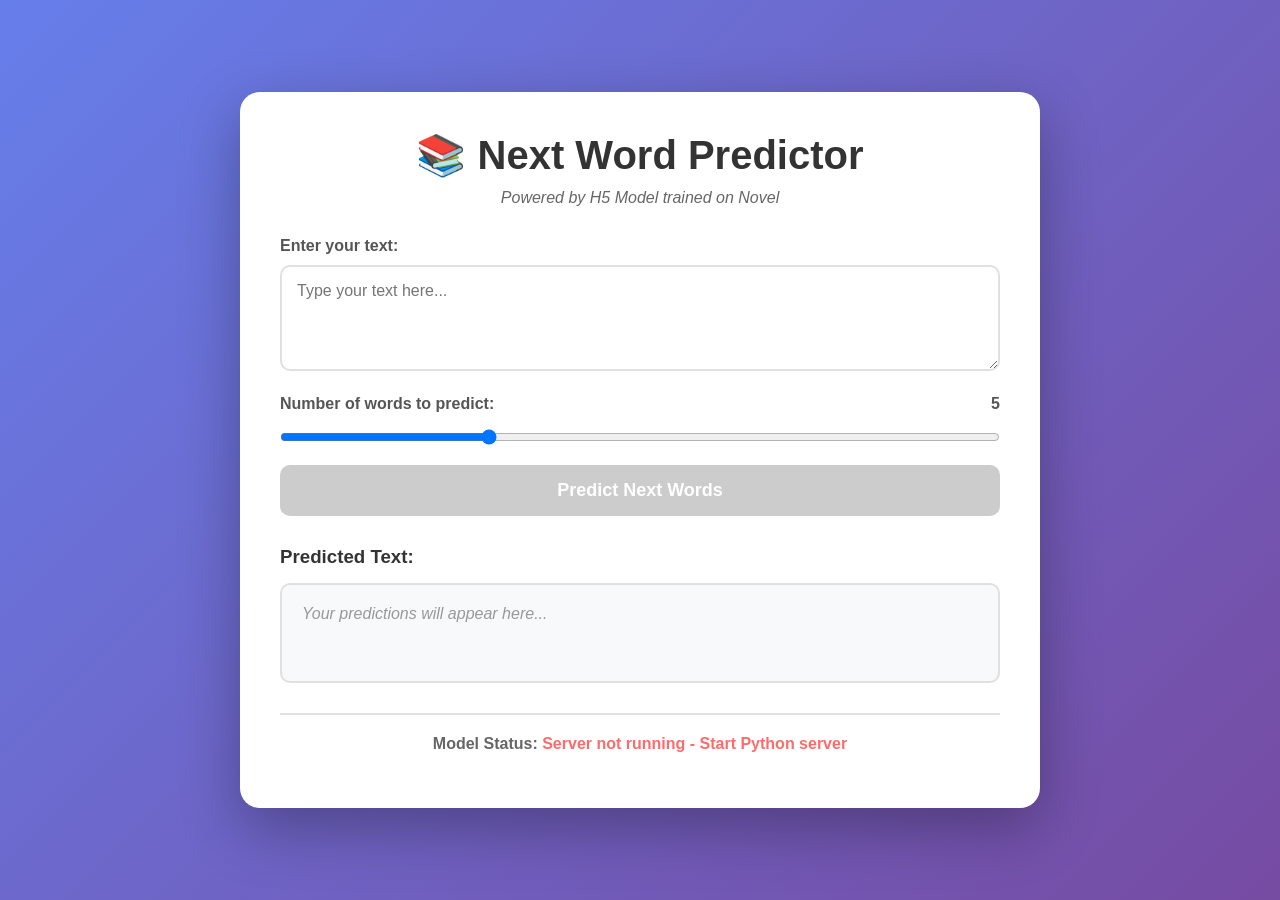
<file: DeepLearning/S_DL/EXP 9 LSTM/index.html>
<!DOCTYPE html>
<html lang="en">
<head>
    <meta charset="UTF-8">
    <meta name="viewport" content="width=device-width, initial-scale=1.0">
    <title>Next Word Predictor</title>
    <link rel="stylesheet" href="style.css">
</head>
<body>
    <div class="container">
        <h1>📚 Next Word Predictor</h1>
        <p class="subtitle">Powered by H5 Model trained on Novel</p>
        
        <div class="input-section">
            <label for="inputText">Enter your text:</label>
            <textarea id="inputText" placeholder="Type your text here..." rows="4"></textarea>
            
            <div class="controls">
                <div class="slider-container">
                    <label for="wordCount">Number of words to predict: <span id="wordCountValue">5</span></label>
                    <input type="range" id="wordCount" min="1" max="15" value="5">
                </div>
                
                <button id="predictBtn" class="predict-btn">Predict Next Words</button>
            </div>
        </div>
        
        <div class="output-section">
            <h3>Predicted Text:</h3>
            <div id="output" class="output-box">
                <p class="placeholder">Your predictions will appear here...</p>
            </div>
        </div>
        
        <div class="model-info">
            <p><strong>Model Status:</strong> <span id="modelStatus">Checking...</span></p>
        </div>
    </div>
    
    <script src="app.js"></script>
</body>
</html>
</file>
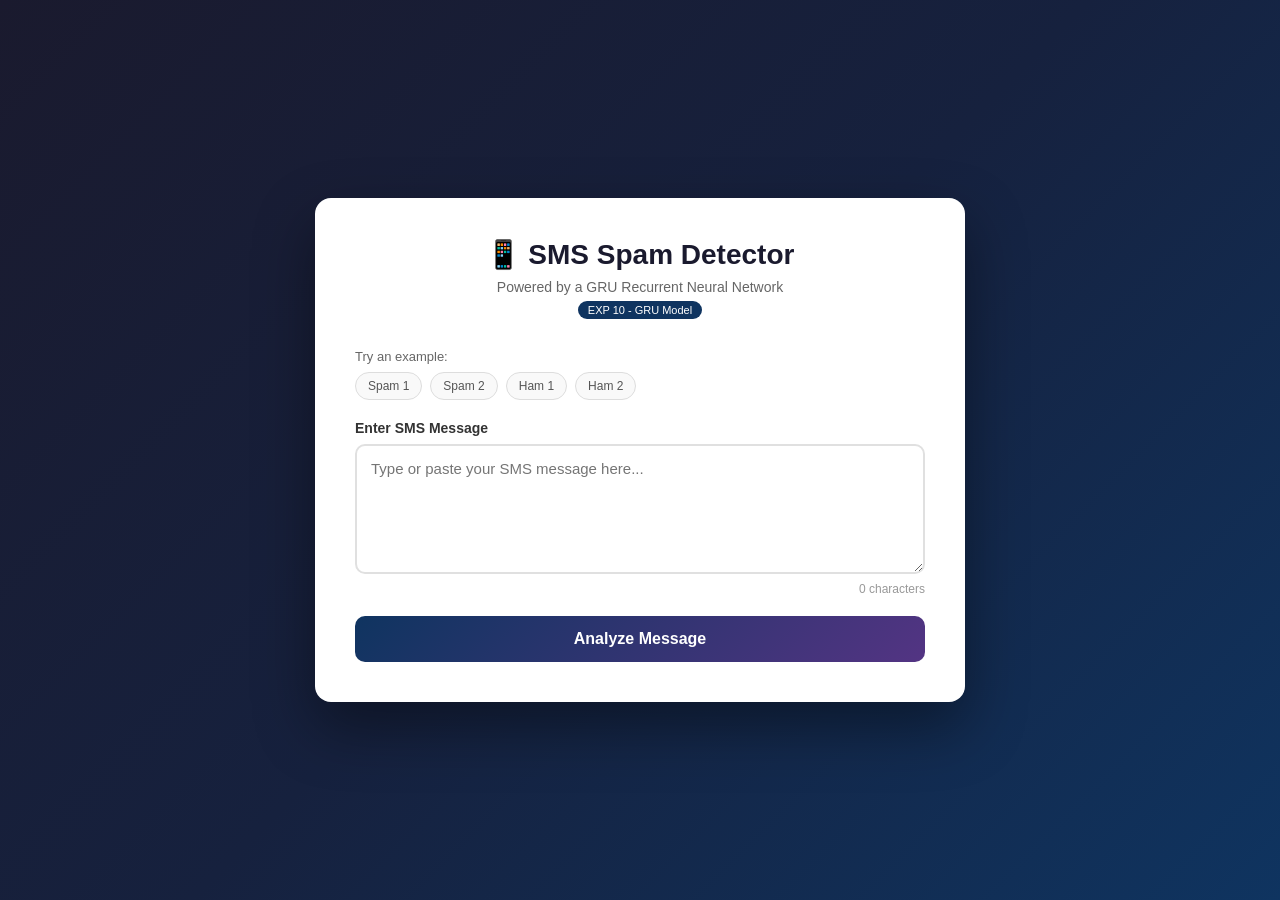
<file: DeepLearning/S_DL/EXP 10 SMS/templates/index.html>
<!DOCTYPE html>
<html lang="en">
<head>
    <meta charset="UTF-8">
    <meta name="viewport" content="width=device-width, initial-scale=1.0">
    <title>SMS Spam Detector</title>
    <style>
        * { margin: 0; padding: 0; box-sizing: border-box; }
        body {
            font-family: 'Segoe UI', Tahoma, Geneva, Verdana, sans-serif;
            background: linear-gradient(135deg, #1a1a2e 0%, #16213e 50%, #0f3460 100%);
            min-height: 100vh;
            display: flex;
            justify-content: center;
            align-items: center;
            padding: 20px;
        }
        .container {
            background: white;
            border-radius: 16px;
            box-shadow: 0 25px 60px rgba(0,0,0,0.4);
            max-width: 650px;
            width: 100%;
            padding: 40px;
        }
        .header { text-align: center; margin-bottom: 30px; }
        .header h1 { font-size: 28px; color: #1a1a2e; margin-bottom: 8px; }
        .header p { color: #666; font-size: 14px; }
        .badge {
            display: inline-block;
            background: #0f3460;
            color: white;
            font-size: 11px;
            padding: 3px 10px;
            border-radius: 20px;
            margin-top: 6px;
        }
        .input-group { margin-bottom: 20px; }
        label { display: block; font-weight: 600; color: #333; margin-bottom: 8px; font-size: 14px; }
        textarea {
            width: 100%;
            padding: 14px;
            border: 2px solid #e0e0e0;
            border-radius: 10px;
            font-size: 15px;
            font-family: inherit;
            resize: vertical;
            min-height: 130px;
            transition: border-color 0.3s;
            outline: none;
        }
        textarea:focus { border-color: #0f3460; }
        .char-count { text-align: right; font-size: 12px; color: #999; margin-top: 4px; }
        .btn-analyze {
            width: 100%;
            padding: 14px;
            background: linear-gradient(135deg, #0f3460, #533483);
            color: white;
            border: none;
            border-radius: 10px;
            font-size: 16px;
            font-weight: 600;
            cursor: pointer;
            transition: all 0.3s;
        }
        .btn-analyze:hover { transform: translateY(-2px); box-shadow: 0 8px 20px rgba(15,52,96,0.4); }
        .btn-analyze:disabled { opacity: 0.6; cursor: not-allowed; transform: none; }
        .examples { margin-bottom: 20px; }
        .examples p { font-size: 13px; color: #666; margin-bottom: 8px; }
        .example-btns { display: flex; gap: 8px; flex-wrap: wrap; }
        .example-btn {
            padding: 6px 12px;
            border: 1px solid #ddd;
            border-radius: 20px;
            background: #f9f9f9;
            font-size: 12px;
            cursor: pointer;
            transition: all 0.2s;
            color: #555;
        }
        .example-btn:hover { background: #0f3460; color: white; border-color: #0f3460; }
        .result { margin-top: 25px; display: none; }
        .result.show { display: block; animation: fadeIn 0.4s ease; }
        @keyframes fadeIn { from { opacity: 0; transform: translateY(-8px); } to { opacity: 1; transform: translateY(0); } }
        .result-card { border-radius: 12px; padding: 24px; text-align: center; }
        .result-card.spam { background: linear-gradient(135deg, #ff6b6b, #ee5a24); color: white; }
        .result-card.ham { background: linear-gradient(135deg, #55efc4, #00b894); color: white; }
        .result-icon { font-size: 48px; margin-bottom: 10px; }
        .result-label { font-size: 28px; font-weight: 700; margin-bottom: 6px; }
        .result-confidence { font-size: 15px; opacity: 0.9; margin-bottom: 16px; }
        .confidence-bar-wrap { background: rgba(255,255,255,0.3); border-radius: 20px; height: 10px; overflow: hidden; }
        .confidence-bar { height: 100%; background: white; border-radius: 20px; transition: width 0.8s ease; }
        .result-sms {
            margin-top: 16px;
            background: rgba(255,255,255,0.2);
            border-radius: 8px;
            padding: 10px 14px;
            font-size: 13px;
            text-align: left;
            font-style: italic;
        }
        .error-msg {
            background: #fee;
            border-left: 4px solid #c33;
            color: #933;
            padding: 12px 16px;
            border-radius: 8px;
            margin-top: 15px;
            display: none;
        }
        .error-msg.show { display: block; }
        .loading { display: none; text-align: center; padding: 20px; }
        .loading.show { display: block; }
        .spinner {
            width: 40px; height: 40px;
            border: 4px solid #f0f0f0;
            border-top: 4px solid #0f3460;
            border-radius: 50%;
            animation: spin 0.8s linear infinite;
            margin: 0 auto 10px;
        }
        @keyframes spin { to { transform: rotate(360deg); } }
    </style>
</head>
<body>
<div class="container">
    <div class="header">
        <h1>&#128241; SMS Spam Detector</h1>
        <p>Powered by a GRU Recurrent Neural Network</p>
        <span class="badge">EXP 10 - GRU Model</span>
    </div>

    <div class="examples">
        <p>Try an example:</p>
        <div class="example-btns">
            <button class="example-btn" onclick="setExample('spam1')">Spam 1</button>
            <button class="example-btn" onclick="setExample('spam2')">Spam 2</button>
            <button class="example-btn" onclick="setExample('ham1')">Ham 1</button>
            <button class="example-btn" onclick="setExample('ham2')">Ham 2</button>
        </div>
    </div>

    <div class="input-group">
        <label for="smsInput">Enter SMS Message</label>
        <textarea id="smsInput" placeholder="Type or paste your SMS message here..." oninput="updateCount()"></textarea>
        <div class="char-count"><span id="charCount">0</span> characters</div>
    </div>

    <button class="btn-analyze" id="analyzeBtn" onclick="analyze()">Analyze Message</button>

    <div class="loading" id="loading">
        <div class="spinner"></div>
        <p style="color:#666; font-size:14px;">Analyzing message...</p>
    </div>

    <div class="error-msg" id="errorMsg"></div>

    <div class="result" id="result">
        <div class="result-card" id="resultCard">
            <div class="result-icon" id="resultIcon"></div>
            <div class="result-label" id="resultLabel"></div>
            <div class="result-confidence" id="resultConfidence"></div>
            <div class="confidence-bar-wrap">
                <div class="confidence-bar" id="confidenceBar" style="width:0%"></div>
            </div>
            <div class="result-sms" id="resultSms"></div>
        </div>
    </div>
</div>

<script>
    const examples = {
        spam1: "WINNER!! You have been selected to receive a $1000 prize. Call now: 0800-PRIZE to claim your reward!",
        spam2: "FREE entry in 2 a weekly competition to win FA Cup final tkts 21st May 2005. Text FA to 87121 to receive entry question",
        ham1: "Hey, are you coming to the meeting tomorrow at 10am? Let me know if you need the address.",
        ham2: "I'll be home by 7. Can you pick up some milk on your way back? Thanks!"
    };

    function setExample(key) {
        document.getElementById('smsInput').value = examples[key];
        updateCount();
        document.getElementById('result').classList.remove('show');
        document.getElementById('errorMsg').classList.remove('show');
    }

    function updateCount() {
        document.getElementById('charCount').textContent = document.getElementById('smsInput').value.length;
    }

    async function analyze() {
        const sms = document.getElementById('smsInput').value.trim();
        if (!sms) { showError('Please enter an SMS message.'); return; }

        document.getElementById('result').classList.remove('show');
        document.getElementById('errorMsg').classList.remove('show');
        document.getElementById('loading').classList.add('show');
        document.getElementById('analyzeBtn').disabled = true;

        try {
            const res = await fetch('/predict', {
                method: 'POST',
                headers: { 'Content-Type': 'application/json' },
                body: JSON.stringify({ sms })
            });
            const data = await res.json();
            if (!res.ok) throw new Error(data.error || 'Prediction failed');
            showResult(data);
        } catch (e) {
            showError(e.message);
        } finally {
            document.getElementById('loading').classList.remove('show');
            document.getElementById('analyzeBtn').disabled = false;
        }
    }

    function showResult(data) {
        const isSpam = data.label.includes('SPAM');
        const card = document.getElementById('resultCard');
        card.className = 'result-card ' + (isSpam ? 'spam' : 'ham');
        document.getElementById('resultIcon').textContent = isSpam ? '[SPAM]' : '[HAM]';
        document.getElementById('resultLabel').textContent = data.label;
        document.getElementById('resultConfidence').textContent = 'Confidence: ' + data.confidence + '%';
        document.getElementById('resultSms').textContent = '"' + data.sms + '"';
        setTimeout(() => {
            document.getElementById('confidenceBar').style.width = data.confidence + '%';
        }, 100);
        document.getElementById('result').classList.add('show');
    }

    function showError(msg) {
        const el = document.getElementById('errorMsg');
        el.textContent = 'Error: ' + msg;
        el.classList.add('show');
    }
</script>
</body>
</html>
</file>
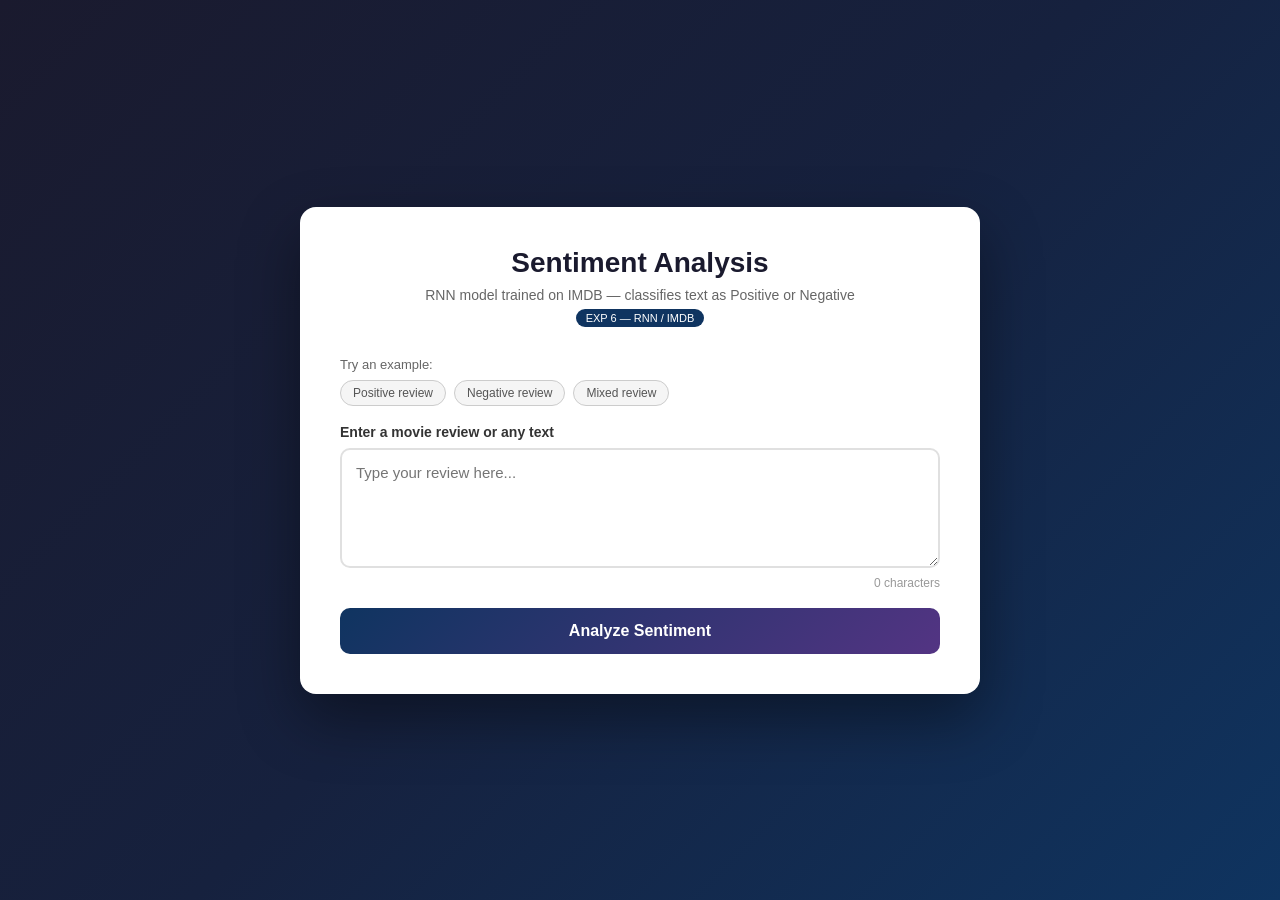
<file: DeepLearning/S_DL/EXP 6 Sentiment Analysis/templates/index.html>
<!DOCTYPE html>
<html lang="en">
<head>
    <meta charset="UTF-8">
    <meta name="viewport" content="width=device-width, initial-scale=1.0">
    <title>Sentiment Analysis</title>
    <style>
        * { margin: 0; padding: 0; box-sizing: border-box; }
        body {
            font-family: 'Segoe UI', Tahoma, Geneva, Verdana, sans-serif;
            background: linear-gradient(135deg, #1a1a2e 0%, #16213e 50%, #0f3460 100%);
            min-height: 100vh;
            display: flex;
            justify-content: center;
            align-items: center;
            padding: 20px;
        }
        .container {
            background: white;
            border-radius: 16px;
            box-shadow: 0 25px 60px rgba(0,0,0,0.4);
            max-width: 680px;
            width: 100%;
            padding: 40px;
        }
        .header { text-align: center; margin-bottom: 30px; }
        .header h1 { font-size: 28px; color: #1a1a2e; margin-bottom: 8px; }
        .header p { color: #666; font-size: 14px; }
        .badge {
            display: inline-block;
            background: #0f3460;
            color: white;
            font-size: 11px;
            padding: 3px 10px;
            border-radius: 20px;
            margin-top: 6px;
        }
        .examples { margin-bottom: 18px; }
        .examples p { font-size: 13px; color: #666; margin-bottom: 8px; }
        .ex-btns { display: flex; gap: 8px; flex-wrap: wrap; }
        .ex-btn {
            padding: 5px 12px;
            border: 1px solid #ccc;
            border-radius: 20px;
            background: #f5f5f5;
            font-size: 12px;
            cursor: pointer;
            color: #555;
            transition: all 0.2s;
        }
        .ex-btn:hover { background: #0f3460; color: white; border-color: #0f3460; }
        .input-group { margin-bottom: 18px; }
        label { display: block; font-weight: 600; color: #333; margin-bottom: 8px; font-size: 14px; }
        textarea {
            width: 100%;
            padding: 14px;
            border: 2px solid #e0e0e0;
            border-radius: 10px;
            font-size: 15px;
            font-family: inherit;
            resize: vertical;
            min-height: 120px;
            outline: none;
            transition: border-color 0.3s;
        }
        textarea:focus { border-color: #0f3460; }
        .char-count { text-align: right; font-size: 12px; color: #999; margin-top: 4px; }
        .btn-analyze {
            width: 100%;
            padding: 14px;
            background: linear-gradient(135deg, #0f3460, #533483);
            color: white;
            border: none;
            border-radius: 10px;
            font-size: 16px;
            font-weight: 600;
            cursor: pointer;
            transition: all 0.3s;
        }
        .btn-analyze:hover { transform: translateY(-2px); box-shadow: 0 8px 20px rgba(15,52,96,0.4); }
        .btn-analyze:disabled { opacity: 0.6; cursor: not-allowed; transform: none; }
        .loading { display: none; text-align: center; padding: 20px; }
        .loading.show { display: block; }
        .spinner {
            width: 40px; height: 40px;
            border: 4px solid #f0f0f0;
            border-top: 4px solid #0f3460;
            border-radius: 50%;
            animation: spin 0.8s linear infinite;
            margin: 0 auto 10px;
        }
        @keyframes spin { to { transform: rotate(360deg); } }
        .result { display: none; margin-top: 24px; }
        .result.show { display: block; animation: fadeIn 0.4s ease; }
        @keyframes fadeIn { from { opacity: 0; transform: translateY(-8px); } to { opacity: 1; transform: translateY(0); } }
        .result-card { border-radius: 12px; padding: 26px; text-align: center; }
        .result-card.positive { background: linear-gradient(135deg, #55efc4, #00b894); color: white; }
        .result-card.negative { background: linear-gradient(135deg, #ff7675, #d63031); color: white; }
        .result-icon { font-size: 52px; margin-bottom: 10px; }
        .result-label { font-size: 30px; font-weight: 700; margin-bottom: 6px; }
        .result-confidence { font-size: 15px; opacity: 0.9; margin-bottom: 16px; }
        .bar-wrap { background: rgba(255,255,255,0.3); border-radius: 20px; height: 10px; overflow: hidden; }
        .bar { height: 100%; background: white; border-radius: 20px; transition: width 0.8s ease; }
        .result-review {
            margin-top: 16px;
            background: rgba(255,255,255,0.2);
            border-radius: 8px;
            padding: 10px 14px;
            font-size: 13px;
            text-align: left;
            font-style: italic;
        }
        .error-box {
            background: #fee;
            border-left: 4px solid #c33;
            color: #933;
            padding: 12px 16px;
            border-radius: 8px;
            margin-top: 16px;
            display: none;
        }
        .error-box.show { display: block; }
    </style>
</head>
<body>
<div class="container">
    <div class="header">
        <h1>Sentiment Analysis</h1>
        <p>RNN model trained on IMDB — classifies text as Positive or Negative</p>
        <span class="badge">EXP 6 — RNN / IMDB</span>
    </div>

    <div class="examples">
        <p>Try an example:</p>
        <div class="ex-btns">
            <button class="ex-btn" onclick="setEx(0)">Positive review</button>
            <button class="ex-btn" onclick="setEx(1)">Negative review</button>
            <button class="ex-btn" onclick="setEx(2)">Mixed review</button>
        </div>
    </div>

    <div class="input-group">
        <label for="reviewInput">Enter a movie review or any text</label>
        <textarea id="reviewInput" placeholder="Type your review here..." oninput="updateCount()"></textarea>
        <div class="char-count"><span id="charCount">0</span> characters</div>
    </div>

    <button class="btn-analyze" id="analyzeBtn" onclick="analyze()">Analyze Sentiment</button>

    <div class="loading" id="loading">
        <div class="spinner"></div>
        <p style="color:#666;font-size:14px;">Running RNN inference...</p>
    </div>

    <div class="error-box" id="errorBox"></div>

    <div class="result" id="result">
        <div class="result-card" id="resultCard">
            <div class="result-icon" id="resultIcon"></div>
            <div class="result-label" id="resultLabel"></div>
            <div class="result-confidence" id="resultConfidence"></div>
            <div class="bar-wrap"><div class="bar" id="bar" style="width:0%"></div></div>
            <div class="result-review" id="resultReview"></div>
        </div>
    </div>
</div>

<script>
    const examples = [
        "This movie was absolutely fantastic! The acting was superb, the story was gripping, and I was on the edge of my seat the entire time. Highly recommend!",
        "What a waste of time. The plot made no sense, the acting was terrible, and the special effects looked cheap. I walked out halfway through.",
        "It had some good moments and the visuals were impressive, but the story felt rushed and the characters were underdeveloped. Average at best."
    ];

    function setEx(i) {
        document.getElementById('reviewInput').value = examples[i];
        updateCount();
        document.getElementById('result').classList.remove('show');
        document.getElementById('errorBox').classList.remove('show');
    }

    function updateCount() {
        document.getElementById('charCount').textContent = document.getElementById('reviewInput').value.length;
    }

    async function analyze() {
        const review = document.getElementById('reviewInput').value.trim();
        if (!review) { showError('Please enter some text.'); return; }

        document.getElementById('result').classList.remove('show');
        document.getElementById('errorBox').classList.remove('show');
        document.getElementById('loading').classList.add('show');
        document.getElementById('analyzeBtn').disabled = true;

        try {
            const res  = await fetch('/predict', {
                method: 'POST',
                headers: { 'Content-Type': 'application/json' },
                body: JSON.stringify({ review })
            });
            const data = await res.json();
            if (!res.ok) throw new Error(data.error || 'Prediction failed');
            showResult(data);
        } catch(e) {
            showError(e.message);
        } finally {
            document.getElementById('loading').classList.remove('show');
            document.getElementById('analyzeBtn').disabled = false;
        }
    }

    function showResult(data) {
        const isPos = data.sentiment === 'POSITIVE';
        document.getElementById('resultCard').className = 'result-card ' + (isPos ? 'positive' : 'negative');
        document.getElementById('resultIcon').textContent  = isPos ? '😊' : '😞';
        document.getElementById('resultLabel').textContent = data.sentiment;
        document.getElementById('resultConfidence').textContent = 'Confidence: ' + data.confidence + '%';
        document.getElementById('resultReview').textContent = '"' + data.review + '"';
        setTimeout(() => { document.getElementById('bar').style.width = data.confidence + '%'; }, 100);
        document.getElementById('result').classList.add('show');
    }

    function showError(msg) {
        const eb = document.getElementById('errorBox');
        eb.textContent = 'Error: ' + msg;
        eb.classList.add('show');
    }
</script>
</body>
</html>
</file>
<file: DeepLearning/S_DL/EXP 9 LSTM/style.css>
* {
    margin: 0;
    padding: 0;
    box-sizing: border-box;
}

body {
    font-family: 'Segoe UI', Tahoma, Geneva, Verdana, sans-serif;
    background: linear-gradient(135deg, #667eea 0%, #764ba2 100%);
    min-height: 100vh;
    padding: 20px;
    display: flex;
    justify-content: center;
    align-items: center;
}

.container {
    background: white;
    border-radius: 20px;
    padding: 40px;
    max-width: 800px;
    width: 100%;
    box-shadow: 0 20px 60px rgba(0, 0, 0, 0.3);
}

h1 {
    color: #333;
    text-align: center;
    margin-bottom: 10px;
    font-size: 2.5em;
}

.subtitle {
    text-align: center;
    color: #666;
    margin-bottom: 30px;
    font-style: italic;
}

.input-section {
    margin-bottom: 30px;
}

label {
    display: block;
    margin-bottom: 10px;
    color: #555;
    font-weight: 600;
}

textarea {
    width: 100%;
    padding: 15px;
    border: 2px solid #e0e0e0;
    border-radius: 10px;
    font-size: 16px;
    font-family: inherit;
    resize: vertical;
    transition: border-color 0.3s;
}

textarea:focus {
    outline: none;
    border-color: #667eea;
}

.controls {
    margin-top: 20px;
}

.slider-container {
    margin-bottom: 20px;
}

.slider-container label {
    display: flex;
    justify-content: space-between;
    align-items: center;
}

#wordCount {
    width: 100%;
    margin-top: 10px;
    height: 8px;
    border-radius: 5px;
    background: #e0e0e0;
    outline: none;
    cursor: pointer;
}

#wordCount::-webkit-slider-thumb {
    -webkit-appearance: none;
    appearance: none;
    width: 20px;
    height: 20px;
    border-radius: 50%;
    background: #667eea;
    cursor: pointer;
}

#wordCount::-moz-range-thumb {
    width: 20px;
    height: 20px;
    border-radius: 50%;
    background: #667eea;
    cursor: pointer;
    border: none;
}

.predict-btn, .load-model-btn {
    width: 100%;
    padding: 15px;
    background: linear-gradient(135deg, #667eea 0%, #764ba2 100%);
    color: white;
    border: none;
    border-radius: 10px;
    font-size: 18px;
    font-weight: 600;
    cursor: pointer;
    transition: transform 0.2s, box-shadow 0.2s;
}

.predict-btn:hover, .load-model-btn:hover {
    transform: translateY(-2px);
    box-shadow: 0 5px 15px rgba(102, 126, 234, 0.4);
}

.predict-btn:active, .load-model-btn:active {
    transform: translateY(0);
}

.predict-btn:disabled {
    background: #ccc;
    cursor: not-allowed;
    transform: none;
}

.output-section {
    margin-bottom: 30px;
}

.output-section h3 {
    color: #333;
    margin-bottom: 15px;
}

.output-box {
    background: #f8f9fa;
    border: 2px solid #e0e0e0;
    border-radius: 10px;
    padding: 20px;
    min-height: 100px;
}

.placeholder {
    color: #999;
    font-style: italic;
}

.predicted-text {
    color: #333;
    font-size: 16px;
    line-height: 1.6;
}

.original {
    color: #555;
}

.predicted {
    color: #667eea;
    font-weight: 600;
}

.model-info {
    text-align: center;
    padding-top: 20px;
    border-top: 2px solid #e0e0e0;
}

.model-info p {
    margin-bottom: 15px;
    color: #666;
}

#modelStatus {
    color: #667eea;
    font-weight: 600;
}

.load-model-btn {
    max-width: 300px;
    margin: 0 auto;
}

.loading {
    opacity: 0.6;
    pointer-events: none;
}
</file>
